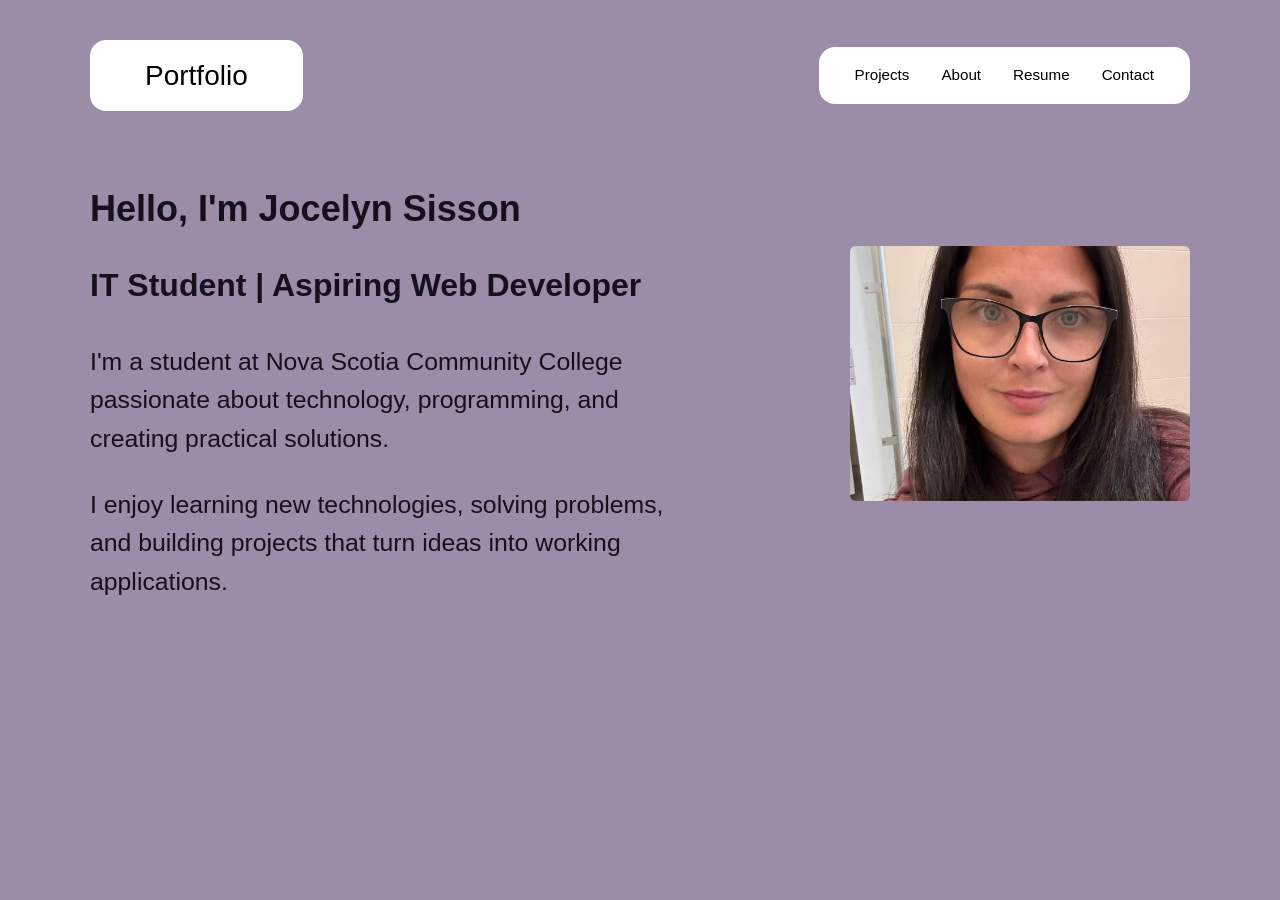
<file: index.html>
<!DOCTYPE html>
<html lang="en">
<head>
  <meta charset="UTF-8" />
  <meta name="viewport" content="width=device-width, initial-scale=1.0" />
  <title>Jocelyn Sisson | Portfolio</title>
  <link rel="stylesheet" href="styles.css" />
</head>
<body>
  <div class="page-wrapper">
    <!-- Top Header & Navigation -->
    <header class="navbar">
      <div class="brand-pill">
        <a href="index.html">Portfolio</a>
      </div>

      <nav class="nav-pill" aria-label="Main Navigation">
        <ul>
          <li><a href="projects.html">Projects</a></li>
          <li><a href="about.html">About</a></li>
          <li><a href="resume.html">Resume</a></li>
          <li><a href="contact.html">Contact</a></li>
        </ul>
      </nav>
    </header>

    <!-- Main Hero Content -->
    <main class="hero">
      <div class="hero-text">
        <h1>Hello, I'm Jocelyn Sisson</h1>
        <h2>IT Student | Aspiring Web Developer</h2>
        
        <p>
          I'm a student at Nova Scotia Community College passionate about
          technology, programming, and creating practical solutions.
        </p>
        <p>
          I enjoy learning new technologies, solving problems, and building
          projects that turn ideas into working applications.
        </p>
      </div>

      <div class="hero-image">
        <img src="images/jocelyn.jpeg" alt="Portrait of Jocelyn Sisson" />
      </div>
    </main>
  </div>
</body>
</html>
</file>
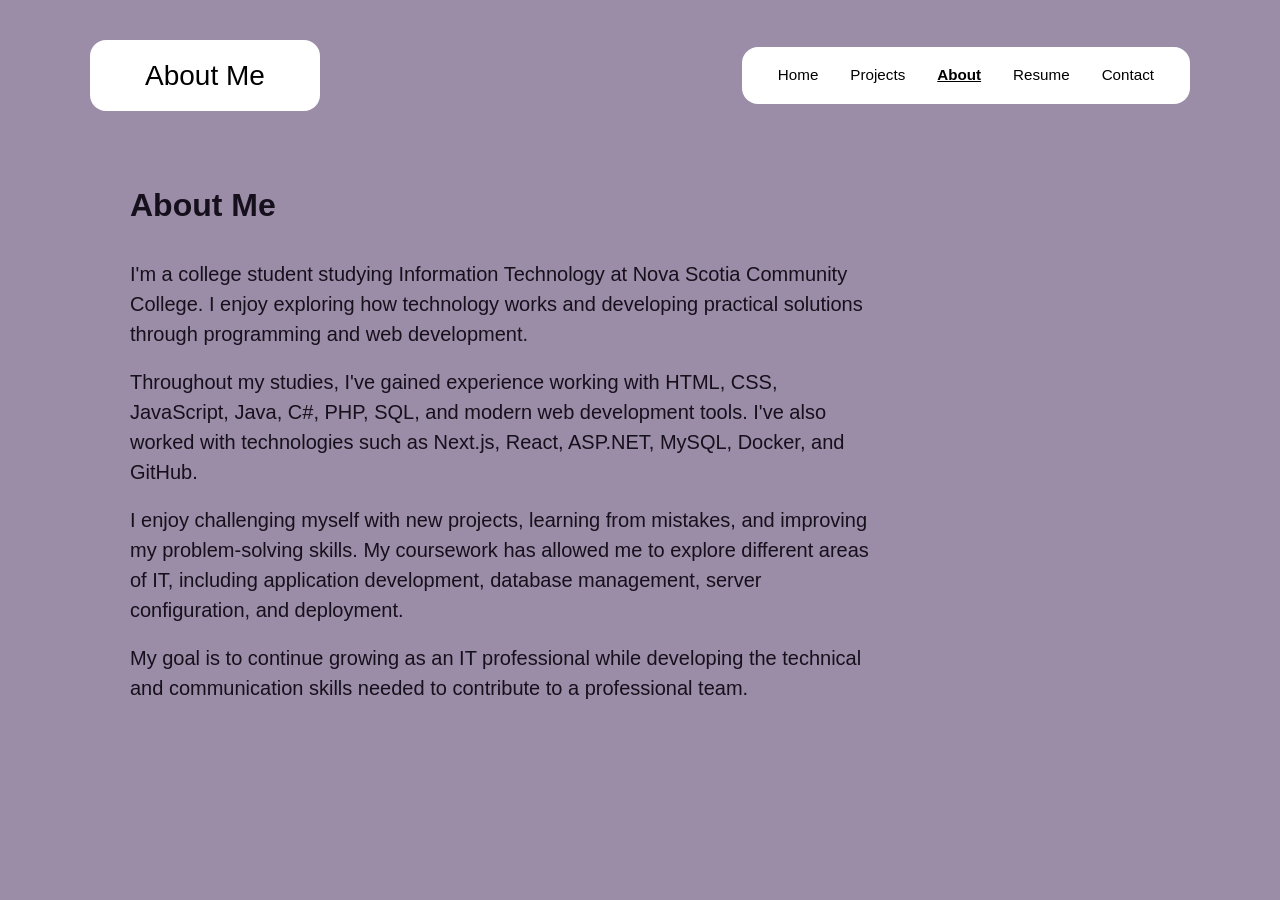
<file: about.html>
<!DOCTYPE html>
<html lang="en">
<head>
  <meta charset="UTF-8" />
  <meta name="viewport" content="width=device-width, initial-scale=1.0" />
  <title>About Me | Jocelyn Sisson</title>
  <link rel="stylesheet" href="styles.css" />
</head>
<body>
  <div class="page-wrapper">
    <header class="navbar">
      <div class="brand-pill">
        <a href="index.html">About Me</a>
      </div>

      <nav class="nav-pill" aria-label="Main Navigation">
        <ul>
          <li><a href="index.html">Home</a></li>
          <li><a href="projects.html">Projects</a></li>
          <li><a href="about.html" aria-current="page">About</a></li>
          <li><a href="resume.html">Resume</a></li>
          <li><a href="contact.html">Contact</a></li>
        </ul>
      </nav>
    </header>

    <main class="content-single">
      <h1>About Me</h1>
      <p>
        I'm a college student studying Information Technology at Nova Scotia
        Community College. I enjoy exploring how technology works and developing
        practical solutions through programming and web development.
      </p>
      <p>
        Throughout my studies, I've gained experience working with HTML, CSS,
        JavaScript, Java, C#, PHP, SQL, and modern web development tools. I've
        also worked with technologies such as Next.js, React, ASP.NET, MySQL,
        Docker, and GitHub.
      </p>
      <p>
        I enjoy challenging myself with new projects, learning from mistakes, and
        improving my problem-solving skills. My coursework has allowed me to
        explore different areas of IT, including application development,
        database management, server configuration, and deployment.
      </p>
      <p>
        My goal is to continue growing as an IT professional while developing the
        technical and communication skills needed to contribute to a
        professional team.
      </p>
    </main>
  </div>
</body>
</html>
</file>
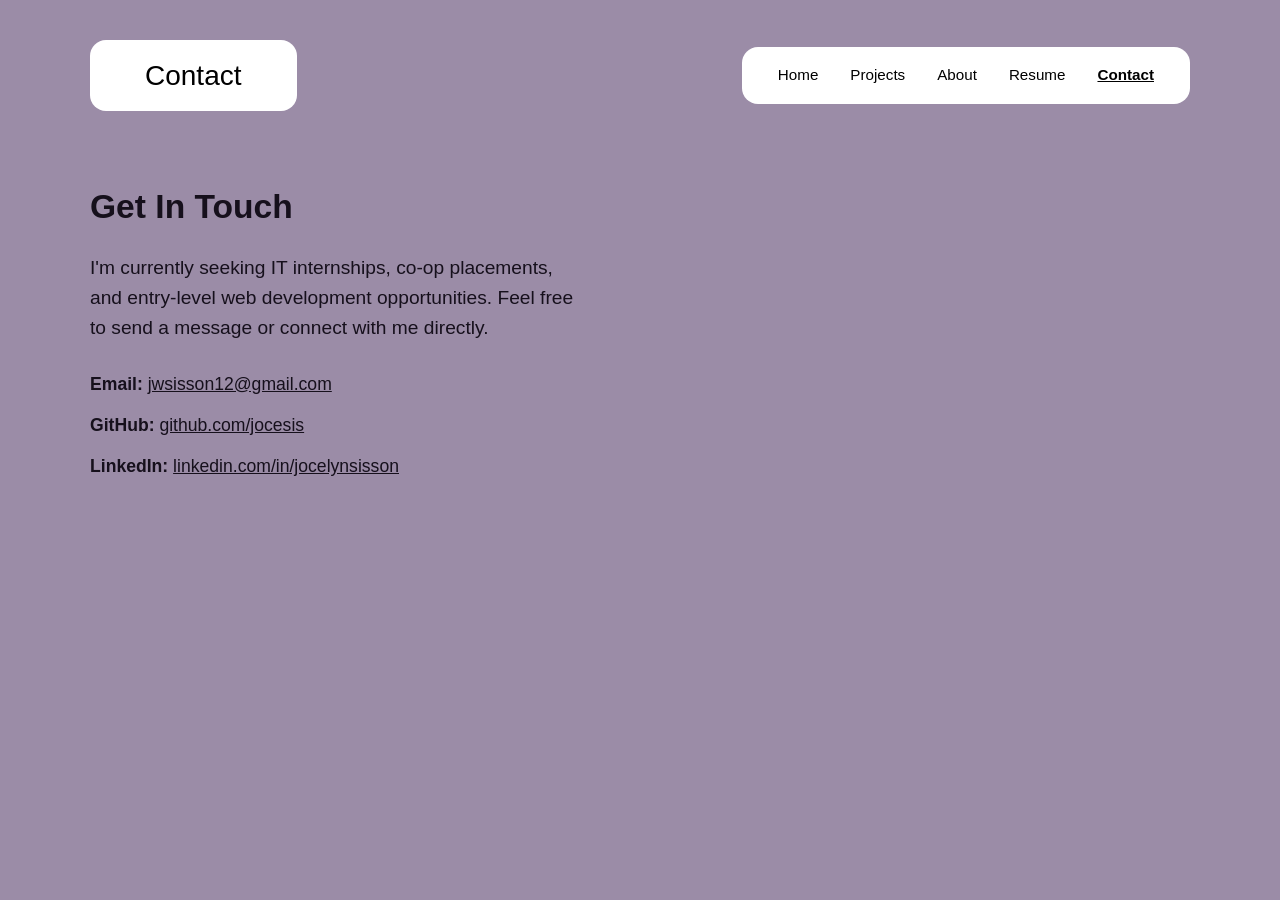
<file: contact.html>
<!DOCTYPE html>
<html lang="en">
<head>
  <meta charset="UTF-8" />
  <meta name="viewport" content="width=device-width, initial-scale=1.0" />
  <title>Contact | Jocelyn Sisson</title>
  <link rel="stylesheet" href="styles.css" />
</head>
<body>
  <div class="page-wrapper">
    <header class="navbar">
      <div class="brand-pill">
        <a href="index.html">Contact</a>
      </div>

      <nav class="nav-pill" aria-label="Main Navigation">
        <ul>
          <li><a href="index.html">Home</a></li>
          <li><a href="projects.html">Projects</a></li>
          <li><a href="about.html">About</a></li>
          <li><a href="resume.html">Resume</a></li>
          <li><a href="contact.html" aria-current="page">Contact</a></li>
        </ul>
      </nav>
    </header>

    <main class="contact-layout">
      <section class="contact-info">
        <h1>Get In Touch</h1>
        <p>
          I'm currently seeking IT internships, co-op placements, and entry-level
          web development opportunities. Feel free to send a message or connect
          with me directly.
        </p>

        <ul class="contact-links">
          <li><strong>Email:</strong> <a href="mailto:jwsisson12@gmail.ca">jwsisson12@gmail.com</a></li>
          <li><strong>GitHub:</strong> <a href="https://github.com/jocesis" target="_blank" rel="noopener">github.com/jocesis</a></li>
          <li><strong>LinkedIn:</strong> <a href="https://www.linkedin.com/in/jocelyn-sisson-09b38b390/" target="_blank" rel="noopener">linkedin.com/in/jocelynsisson</a></li>
        </ul>
      </section>

      
    </main>
  </div>
</body>
</html>
</file>
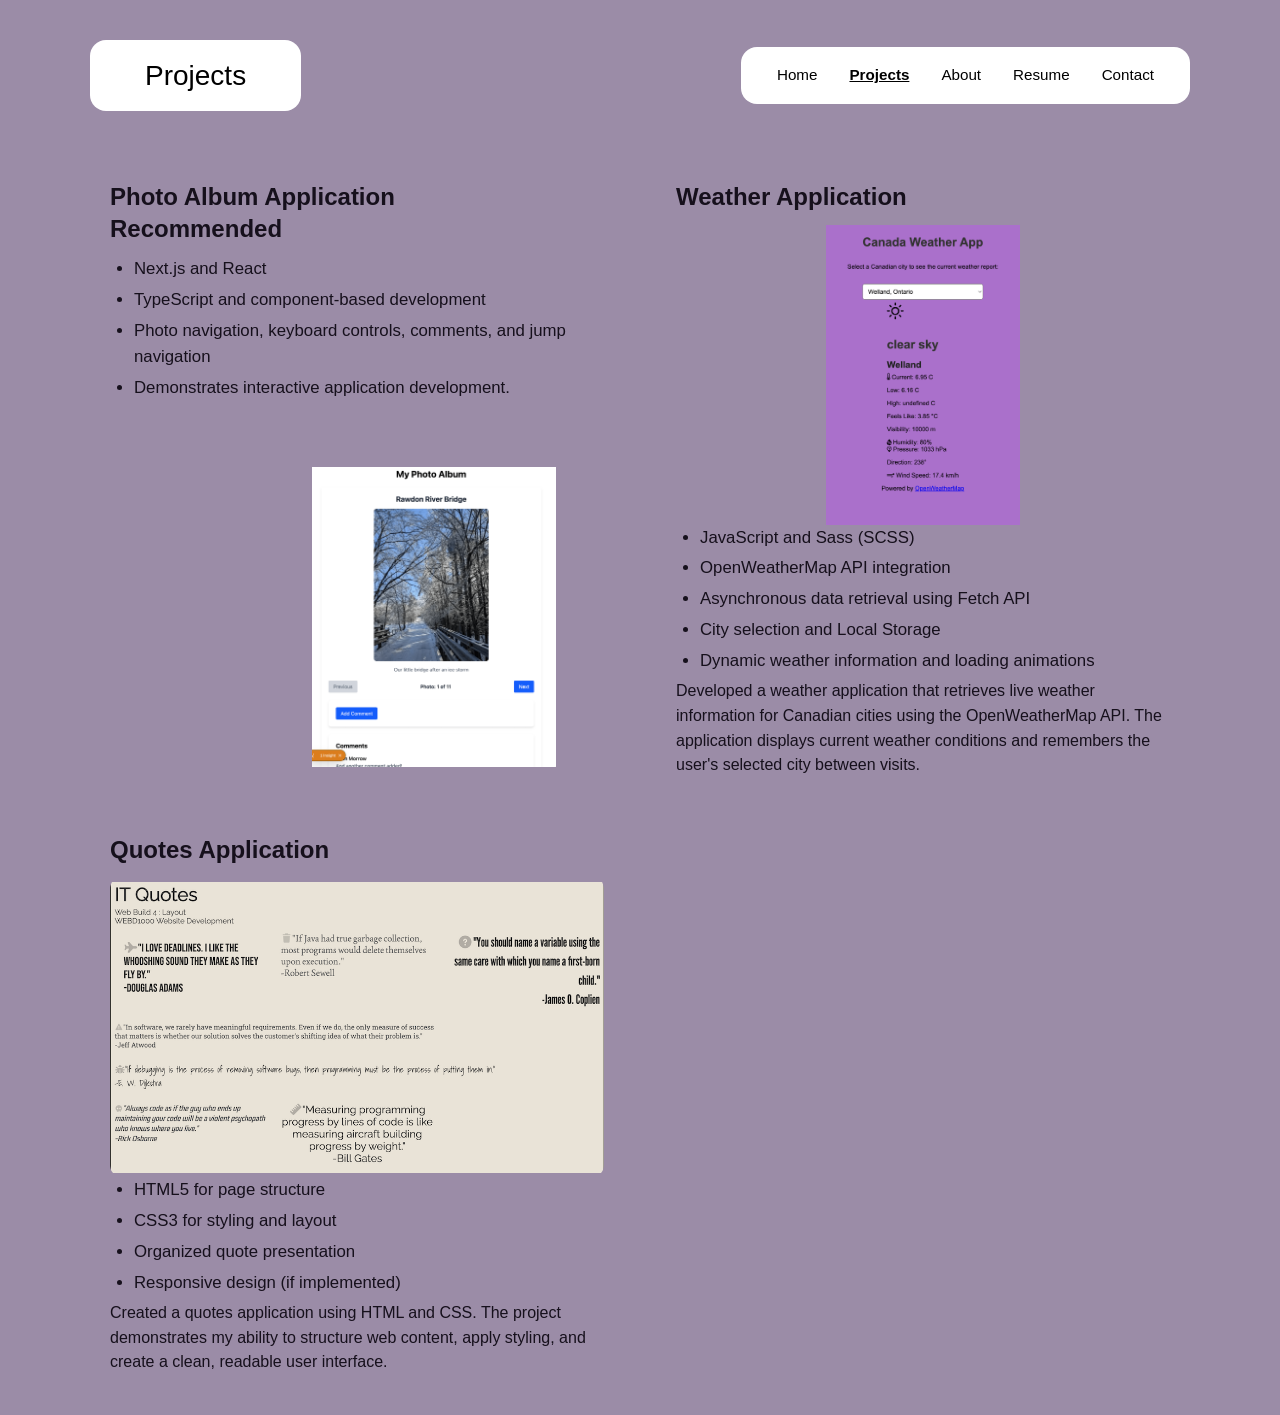
<file: projects.html>
<!DOCTYPE html>
<html lang="en">
<head>
  <meta charset="UTF-8" />
  <meta name="viewport" content="width=device-width, initial-scale=1.0" />
  <title>Projects | Jocelyn Sisson</title>
  <link rel="stylesheet" href="styles.css" />
</head>
<body>
  <div class="page-wrapper">
    <header class="navbar">
      <div class="brand-pill">
        <a href="index.html">Projects</a>
      </div>

      <nav class="nav-pill" aria-label="Main Navigation">
        <ul>
          <li><a href="index.html">Home</a></li>
          <li><a href="projects.html" aria-current="page">Projects</a></li>
          <li><a href="about.html">About</a></li>
          <li><a href="resume.html">Resume</a></li>
          <li><a href="contact.html">Contact</a></li>
        </ul>
      </nav>
    </header>

    <main class="projects-grid">
      <article class="project-item">
        <h2>Photo Album Application<br><span class="subtitle">Recommended</span></h2>
        <ul>
          <li>Next.js and React</li>
          <li>TypeScript and component-based development</li>
          <li>Photo navigation, keyboard controls, comments, and jump navigation</li>
          <li>Demonstrates interactive application development.</li>
        </ul>
        <div class="hero-image">
        <img src="images/photoalbum.png" alt="Screenshot of Photo Album App" />
      </div>
      </article>

      <article class="project-item">
        <h2>Weather Application</h2>

        <img src="images/weather.png"
            alt="Screenshot of my Weather Application">

        <ul>
            <li>JavaScript and Sass (SCSS)</li>
            <li>OpenWeatherMap API integration</li>
            <li>Asynchronous data retrieval using Fetch API</li>
            <li>City selection and Local Storage</li>
            <li>Dynamic weather information and loading animations</li>
        </ul>

        <p>
            Developed a weather application that retrieves live weather
            information for Canadian cities using the OpenWeatherMap API.
            The application displays current weather conditions and remembers
            the user's selected city between visits.
        </p>
      </article>

      <article class="project-item">
          <h2>Quotes Application</h2>

          <img
              src="images/quotes.png"
              alt="Screenshot of my Quotes Application"
          >

          <ul>
            <li>HTML5 for page structure</li>
            <li>CSS3 for styling and layout</li>
            <li>Organized quote presentation</li>
            <li>Responsive design (if implemented)</li>
          </ul>

          <p>
            Created a quotes application using HTML and CSS.
            The project demonstrates my ability to structure web content,
            apply styling, and create a clean, readable user interface.
          </p>
      </article>
    </main>
  </div>
</body>
</html>
</file>
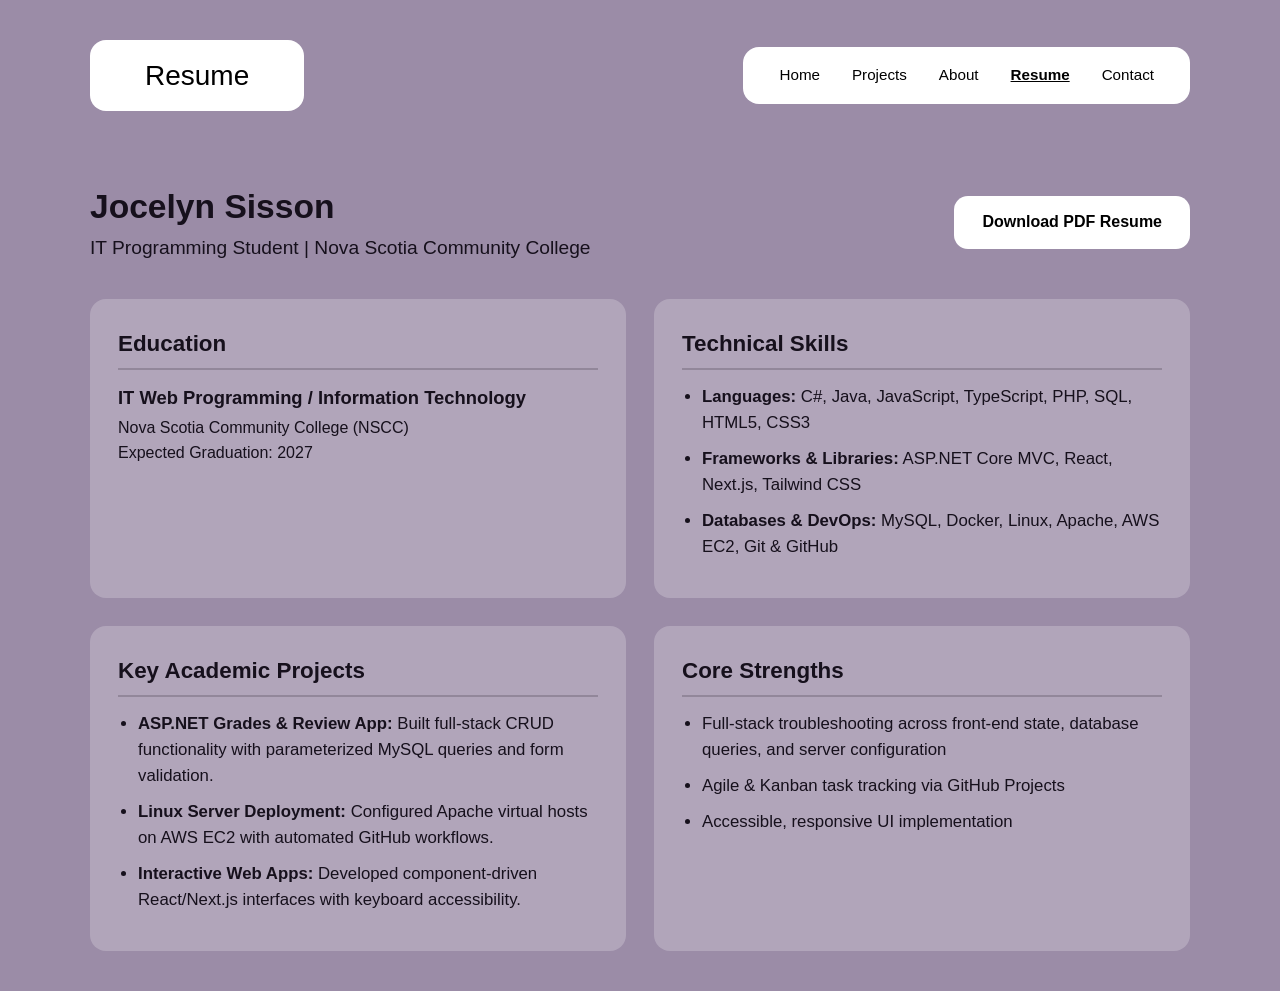
<file: resume.html>
<!DOCTYPE html>
<html lang="en">
<head>
  <meta charset="UTF-8" />
  <meta name="viewport" content="width=device-width, initial-scale=1.0" />
  <title>Resume | Jocelyn Sisson</title>
  <link rel="stylesheet" href="styles.css" />
</head>
<body>
  <div class="page-wrapper">
    <header class="navbar">
      <div class="brand-pill">
        <a href="index.html">Resume</a>
      </div>

      <nav class="nav-pill" aria-label="Main Navigation">
        <ul>
          <li><a href="index.html">Home</a></li>
          <li><a href="projects.html">Projects</a></li>
          <li><a href="about.html">About</a></li>
          <li><a href="resume.html" aria-current="page">Resume</a></li>
          <li><a href="contact.html">Contact</a></li>
        </ul>
      </nav>
    </header>

    <main class="resume-layout">
      <div class="resume-header">
        <div>
          <h1>Jocelyn Sisson</h1>
          <p class="role-line">IT Programming Student | Nova Scotia Community College</p>
        </div>
        <a href="assets/Jocelyn-Sisson-Resume.pdf" download class="btn-pill">
          Download PDF Resume
        </a>
      </div>

      <div class="resume-grid">
        <section class="resume-card">
          <h2>Education</h2>
          <h3>IT Web Programming / Information Technology</h3>
          <p>Nova Scotia Community College (NSCC)</p>
          <p class="muted-text">Expected Graduation: 2027</p>
        </section>

        <section class="resume-card">
          <h2>Technical Skills</h2>
          <ul>
            <li><strong>Languages:</strong> C#, Java, JavaScript, TypeScript, PHP, SQL, HTML5, CSS3</li>
            <li><strong>Frameworks & Libraries:</strong> ASP.NET Core MVC, React, Next.js, Tailwind CSS</li>
            <li><strong>Databases & DevOps:</strong> MySQL, Docker, Linux, Apache, AWS EC2, Git & GitHub</li>
          </ul>
        </section>

        <section class="resume-card">
          <h2>Key Academic Projects</h2>
          <ul>
            <li><strong>ASP.NET Grades & Review App:</strong> Built full-stack CRUD functionality with parameterized MySQL queries and form validation.</li>
            <li><strong>Linux Server Deployment:</strong> Configured Apache virtual hosts on AWS EC2 with automated GitHub workflows.</li>
            <li><strong>Interactive Web Apps:</strong> Developed component-driven React/Next.js interfaces with keyboard accessibility.</li>
          </ul>
        </section>

        <section class="resume-card">
          <h2>Core Strengths</h2>
          <ul>
            <li>Full-stack troubleshooting across front-end state, database queries, and server configuration</li>
            <li>Agile & Kanban task tracking via GitHub Projects</li>
            <li>Accessible, responsive UI implementation</li>
          </ul>
        </section>
      </div>
    </main>
  </div>
</body>
</html>
</file>
<file: styles.css>
/* Reset & Base Styles */
* {
  box-sizing: border-box;
  margin: 0;
  padding: 0;
}

body {
  background-color: #9b8ca7;
  color: #16101c;
  font-family: -apple-system, BlinkMacSystemFont, "Segoe UI", Roboto, Helvetica, Arial, sans-serif;
  line-height: 1.55;
  min-height: 100vh;
}

.page-wrapper {
  max-width: 1200px;
  margin: 0 auto;
  padding: 40px 50px;
}

/* Header & Pill Navigation */
.navbar {
  display: flex;
  justify-content: space-between;
  align-items: center;
  margin-bottom: 70px;
  flex-wrap: wrap;
  gap: 20px;
}

.brand-pill {
  background-color: #ffffff;
  padding: 14px 55px;
  border-radius: 16px;
}

.brand-pill a {
  text-decoration: none;
  color: #000000;
  font-size: 1.75rem;
  font-weight: 400;
}

.nav-pill {
  background-color: #ffffff;
  padding: 16px 36px;
  border-radius: 16px;
}

.nav-pill ul {
  list-style: none;
  display: flex;
  gap: 32px;
}

.nav-pill a {
  text-decoration: none;
  color: #000000;
  font-size: 0.95rem;
  transition: opacity 0.2s ease;
}

.nav-pill a:hover,
.nav-pill a:focus,
.nav-pill a[aria-current="page"] {
  font-weight: 700;
  text-decoration: underline;
}

/* Reusable White Pill Button */
.btn-pill {
  display: inline-block;
  background-color: #ffffff;
  color: #000000;
  text-decoration: none;
  font-size: 1rem;
  font-weight: 600;
  padding: 14px 28px;
  border-radius: 14px;
  border: none;
  cursor: pointer;
  transition: transform 0.15s ease, opacity 0.2s ease;
}

.btn-pill:hover,
.btn-pill:focus {
  opacity: 0.9;
  transform: translateY(-1px);
}

/* HOME PAGE: Hero Section */
.hero {
  display: flex;
  justify-content: space-between;
  align-items: flex-start;
  gap: 60px;
}

.hero-text {
  flex: 1.2;
  max-width: 600px;
}

.hero-text h1 {
  font-size: 2.25rem;
  font-weight: 700;
  margin-bottom: 24px;
}

.hero-text h2 {
  font-size: 2rem;
  font-weight: 700;
  margin-bottom: 32px;
}

.hero-text p {
  font-size: 1.55rem;
  margin-bottom: 28px;
}

.hero-image {
  flex: 0.8;
  display: flex;
  justify-content: flex-end;
  margin-top: 65px;
}

.hero-image img {
  width: 100%;
  max-width: 340px;
  aspect-ratio: 4 / 3;
  object-fit: cover;
  background-color: #d6d6d6;
  border-radius: 6px;
}

/* PROJECTS PAGE */
.projects-grid {
  display: grid;
  grid-template-columns: repeat(2, 1fr);
  gap: 56px 72px;
  padding: 0 20px;
}

.project-item h2 {
  font-size: 1.5rem;
  font-weight: 700;
  margin-bottom: 12px;
  line-height: 1.3;
}

.project-item .subtitle {
  font-weight: 700;
}

.project-item ul {
    padding-left: 24px;
    font-size: 1.05rem;
    line-height: 1.6;
}

.project-item li {
  margin-bottom: 4px;
}

.project-item img {
    width: 100%;
    height: 300px;
    object-fit: contain;
    display: block;
    border-radius: 12px;
    background-color: transparent;
}

/* ABOUT PAGE: Single Column */
.content-single {
  max-width: 780px;
  padding-left: 40px;
}

.content-single h1 {
  font-size: 2rem;
  font-weight: 700;
  margin-bottom: 28px;
}

.content-single p {
  font-size: 1.25rem;
  line-height: 1.5;
  margin-bottom: 18px;
}

/* RESUME PAGE */
.resume-header {
  display: flex;
  justify-content: space-between;
  align-items: center;
  flex-wrap: wrap;
  gap: 20px;
  margin-bottom: 36px;
}

.resume-header h1 {
  font-size: 2.1rem;
  font-weight: 700;
}

.role-line {
  font-size: 1.2rem;
  font-weight: 500;
}

.resume-grid {
  display: grid;
  grid-template-columns: repeat(2, 1fr);
  gap: 28px;
}

.resume-card {
  background-color: rgba(255, 255, 255, 0.22);
  padding: 28px;
  border-radius: 16px;
}

.resume-card h2 {
  font-size: 1.4rem;
  margin-bottom: 14px;
  border-bottom: 2px solid rgba(22, 16, 28, 0.2);
  padding-bottom: 6px;
}

.resume-card h3 {
  font-size: 1.15rem;
  margin-bottom: 4px;
}

.resume-card ul {
  padding-left: 20px;
  font-size: 1.05rem;
}

.resume-card li {
  margin-bottom: 10px;
}

/* CONTACT PAGE */
.contact-layout {
  display: grid;
  grid-template-columns: 1fr 1.15fr;
  gap: 56px;
  align-items: start;
}

.contact-info h1 {
  font-size: 2.1rem;
  margin-bottom: 20px;
}

.contact-info p {
  font-size: 1.2rem;
  margin-bottom: 28px;
}

.contact-links {
  list-style: none;
  font-size: 1.1rem;
}

.contact-links li {
  margin-bottom: 14px;
}

.contact-links a {
  color: #16101c;
  text-decoration: underline;
}

.contact-form-card {
  background-color: rgba(255, 255, 255, 0.22);
  padding: 32px;
  border-radius: 16px;
}

.form-group {
  margin-bottom: 18px;
}

.form-group label {
  display: block;
  font-weight: 600;
  margin-bottom: 6px;
  font-size: 1rem;
}

.form-group input,
.form-group textarea {
  width: 100%;
  padding: 12px 14px;
  border-radius: 10px;
  border: 2px solid transparent;
  background-color: #ffffff;
  color: #16101c;
  font-family: inherit;
  font-size: 1rem;
}

.form-group input:focus,
.form-group textarea:focus {
  outline: 3px solid #ffffff;
  outline-offset: 2px;
  border-color: #16101c;
}

.submit-btn {
  width: 100%;
  margin-top: 8px;
}

/* Responsive Breakpoints */
@media (max-width: 900px) {
  .hero {
    flex-direction: column;
    gap: 40px;
  }

  .hero-image {
    margin-top: 0;
    justify-content: flex-start;
    width: 100%;
  }

  .hero-image img {
    max-width: 100%;
  }

  .projects-grid,
  .resume-grid,
  .contact-layout {
    grid-template-columns: 1fr;
    gap: 36px;
    padding: 0;
  }

  .content-single {
    padding-left: 0;
  }
}

@media (max-width: 600px) {
  .page-wrapper {
    padding: 24px;
  }

  .navbar {
    flex-direction: column;
    align-items: stretch;
    text-align: center;
    margin-bottom: 44px;
  }

  .nav-pill {
    padding: 14px 16px;
  }

  .nav-pill ul {
    justify-content: space-around;
    flex-wrap: wrap;
    gap: 10px;
  }
}
</file>
